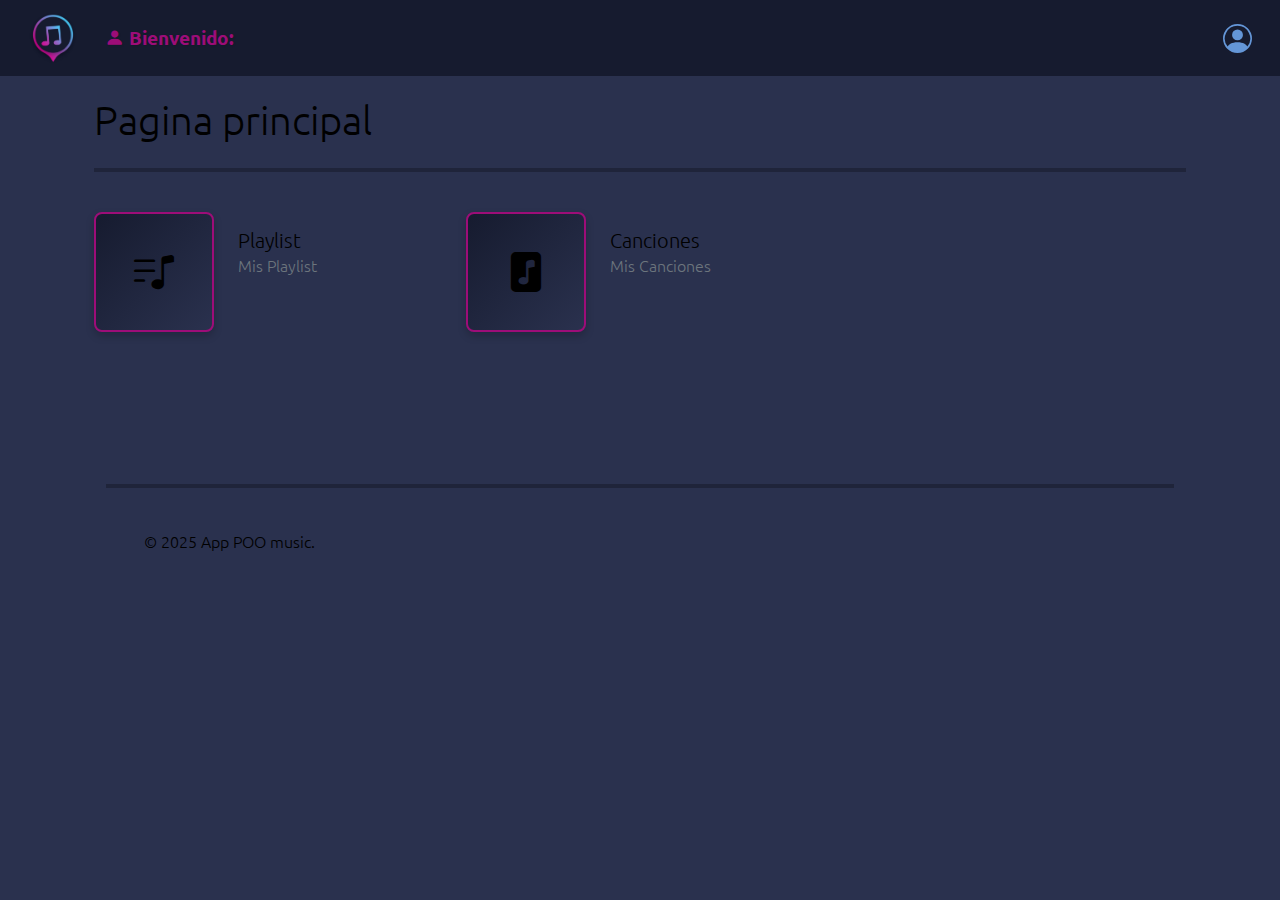
<file: target/classes/Front-end POO/index.html>
<!DOCTYPE html>
<html lang="en">
<head>
    <meta charset="UTF-8">
    <meta name="viewport" content="width=device-width, initial-scale=1.0">
    <title>Index</title>
  
    <link rel="preconnect" href="https://fonts.googleapis.com">
    <link rel="preconnect" href="https://fonts.gstatic.com" crossorigin>
    <link href="https://fonts.googleapis.com/css2?family=Ubuntu:wght@300;400;500;700&display=swap" rel="stylesheet">

    <link href="css/bootstrap.min.css" rel="stylesheet">
    <link href="css/custom.css" rel="stylesheet">
  <link rel="stylesheet" href="https://cdn.jsdelivr.net/npm/bootstrap-icons@1.11.3/font/bootstrap-icons.min.css">
  <link rel="stylesheet" href="CssApartado/navUsername.css">

<style>
  .dropdown-toggle::after {
    display: none; /* Esto oculta la flecha */
  }

  body {
    background-color: #2a314e; /* Cambia el color de fondo aquí */
  }

  .navbar .logo-container img {
    filter: none; /* Elimina cualquier filtro que afecte el color de la imagen */
  }




</style>
</head>
<body>
  
  
  <nav class="navbar navbar-expand-lg fixed-top" style="background-color: #161b2f;">
    <div class="container-fluid">
        <a class="navbar-brand logo-container" href="index.html">
            <img src="img/logo-1.jpg" height="50" class="logo">
        </a>
        <button class="navbar-toggler" type="button" data-bs-toggle="collapse" data-bs-target="#navbarSupportedContent" aria-controls="navbarSupportedContent" aria-expanded="false" aria-label="Toggle navigation">
            <span><i class="bi bi-list nav-icon" style="font-size: 1.8rem; color: #9d0d78;"></i></span>
        </button>

        <div class="collapse navbar-collapse" id="navbarSupportedContent">
            <ul class="navbar-nav ms-auto mb-2 mb-lg-0">
                <!-- Mensaje de bienvenida con clase personalizada -->
                <li class="nav-item wider-nav-item">
                  <span class="nav-link" style="color: #9d0d78; margin-right: 15px;">
                      <i class="bi bi-person-fill" style="margin-right: 5px;"></i>
                      Bienvenido: <span id="usernamePlaceholder"></span>
                  </span>
              </li>
            </ul>
            <!-- Contenedor para alinear el usuario a la derecha en móvil -->
            <div class="d-flex justify-content-end w-100">
                <div class="flex-shrink-0 dropdown">
                    <a href="#" class="link-body-emphasis text-decoration-none dropdown-toggle" data-bs-toggle="dropdown" aria-expanded="true" style="color: #9d0d78;">
                        <svg xmlns="http://www.w3.org/2000/svg" width="29" height="29" fill="#6496d7" class="bi bi-person-circle" viewBox="0 0 16 16">
                            <path d="M11 6a3 3 0 1 1-6 0 3 3 0 0 1 6 0"/>
                            <path fill-rule="evenodd" d="M0 8a8 8 0 1 1 16 0A8 8 0 0 1 0 8m8-7a7 7 0 0 0-5.468 11.37C3.242 11.226 4.805 10 8 10s4.757 1.225 5.468 2.37A7 7 0 0 0 8 1"/>
                        </svg>
                    </a>
                    <ul class="dropdown-menu text-small dropdown-menu-end">
                        <!-- <li><a class="dropdown-item" href="miCuenta.html" style="color: #9d0d78;">Mi Cuenta</a></li>
                        <li><hr class="dropdown-divider"></li> -->
                        <li><a class="dropdown-item" href="#" id="logoutBtn" style="color: #9d0d78;">Cerrar Sesión</a></li>
                    </ul>
                </div>
            </div>
        </div>
    </div>
</nav>


  
  <!-- +++++++++++++++++++++++++++++++++++++++ -->
  <div class="container px-4 py-5"  id="icon-grid">
    <h2 class="pb-2  display-6 mt-5" style="color: #000000;" >Pagina principal</h2>
    <hr style="border: 2px solid #000000;">

    <div class="row row-cols-1 row-cols-sm-2 row-cols-md-3 row-cols-lg-3 g-4 py-4">

     
       <a href="playlist.html" class="col d-flex" style="text-decoration: none; color: #161b2f ">
        <div class="d-inline-flex align-items-center justify-content-center text-light acceso fs-1 mb-3 rounded-3 icon-list" style="
        background: linear-gradient(135deg, #161b2f, #2a314e);
        border: 2px solid #9d0d78;
        box-shadow: 0 4px 8px rgba(0, 0, 0, 0.2);
        padding: 20px;
        border-radius: 15px;">
         <i class="bi bi-music-note-list" style="color: #000000;"></i>
     </div>
     
        <div>
          <h5 class="mt-3 mb-0" style="color: #000000;" >Playlist</h5>
          <p class="text-secondary">Mis Playlist</p>
        </div>
      </a>
      
      <a href="canciones.html" id="ocultar" class="col d-flex" style="text-decoration: none; color: #161b2f;">
        <div class="d-inline-flex align-items-center justify-content-center text-light acceso fs-1 mb-3 rounded-3 icon-list" style="
        background: linear-gradient(135deg, #161b2f, #2a314e);
        border: 2px solid #9d0d78;
        box-shadow: 0 4px 8px rgba(0, 0, 0, 0.2);
        padding: 20px;
        border-radius: 15px;">            
        <i class="bi bi-file-music-fill" style="color: #000000;"></i> <!-- Cambia el color aquí -->
        </div>
        <div>
            <h5 class="mt-3 mb-0" style="color: #000000;">Canciones</h5> <!-- Cambia el color aquí -->
            <p class="text-secondary">Mis Canciones</p> <!-- Cambia el color aquí -->
        </div>
      </a>
    
    </div>
  </div>
  <!-- ++++++++++++++++++++++++++++++++++++++++ Footer  -->

    <div class="container px-4 py-5">
   <div class="container">
    <hr style="border: 2px solid #000000;">
  <footer class="d-flex flex-wrap justify-content-between align-items-center py-3 my-4">
    <div class="col-md-4 d-flex align-items-center">
      <a href="/" class="mb-3 me-2 mb-md-0 text-body-secondary text-decoration-none lh-1">
        <svg class="bi" width="30" height="24"><use xlink:href="#bootstrap"></use></svg>
      </a>
      <span class="mb-3 mb-md-0 " style="color: black;">© 2025 App POO music.</span>
    </div>

    <ul class="nav col-md-4 justify-content-end list-unstyled d-flex">
      <li class="ms-3"><a class="text-body-secondary" href="#"><svg class="bi" width="24" height="24"><use xlink:href="#twitter"></use></svg></a></li>
      <li class="ms-3"><a class="text-body-secondary" href="#"><svg class="bi" width="24" height="24"><use xlink:href="#instagram"></use></svg></a></li>
      <li class="ms-3"><a class="text-body-secondary" href="#"><svg class="bi" width="24" height="24"><use xlink:href="#facebook"></use></svg></a></li>
    </ul>
  </footer>
</div>
  </div>

  <script src="Conexion-JS/navUsername.js"></script>
  
  <script src="Conexion-JS/logout.js"></script>

  
  <script src="https://code.jquery.com/jquery-3.5.1.slim.min.js"></script>
  <script src="https://cdn.jsdelivr.net/npm/@popperjs/core@2.5.4/dist/umd/popper.min.js"></script>
  <script src="https://stackpath.bootstrapcdn.com/bootstrap/4.5.2/js/bootstrap.min.js"></script>
  <script src="js/bootstrap.bundle.min.js" ></script>
  
  <script src="Conexion-JS/hideSongs.js"></script>
</body>
</html>
</file>
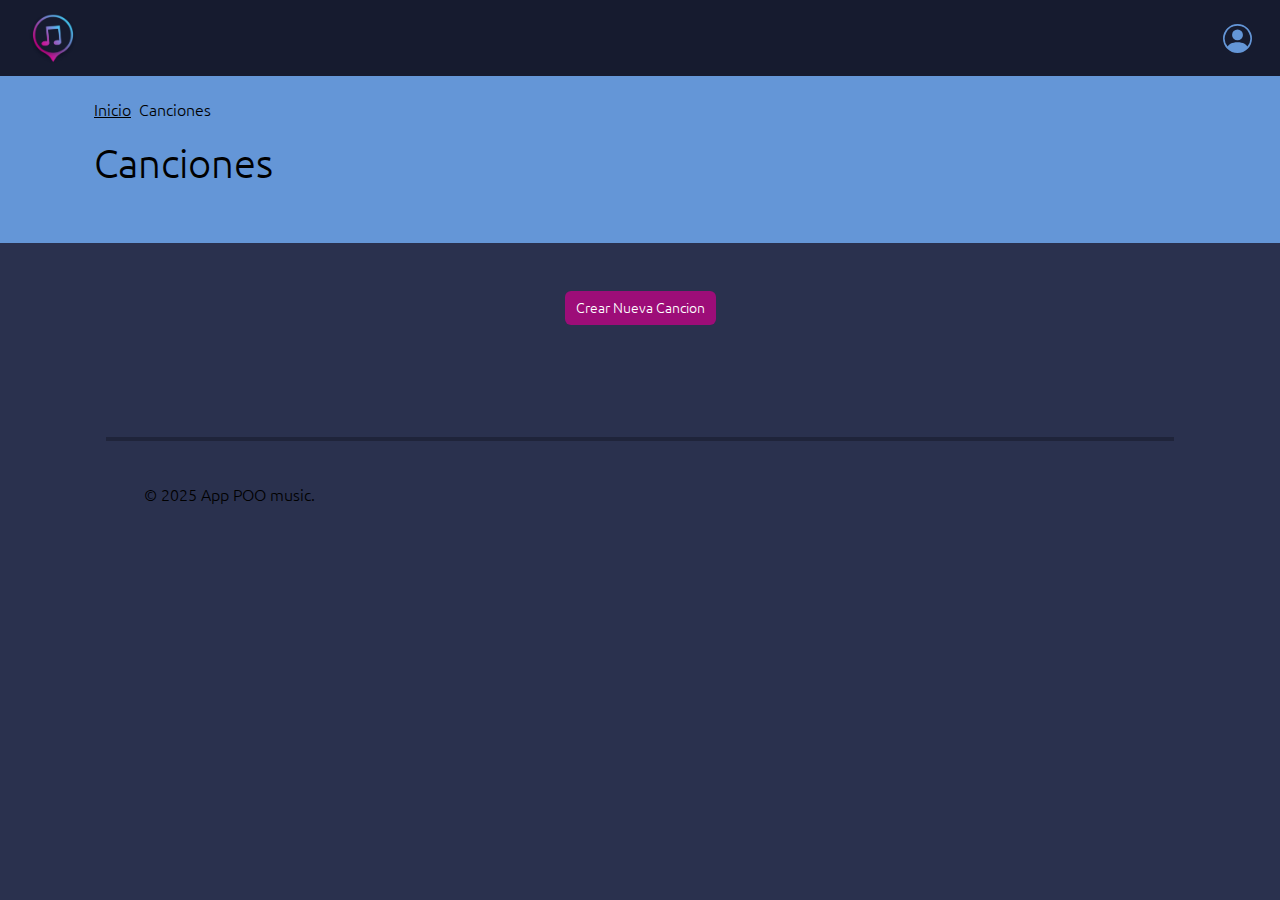
<file: target/classes/Front-end POO/canciones.html>
<!DOCTYPE html>
<html lang="en">
<head>
    <meta charset="UTF-8">
    <meta name="viewport" content="width=device-width, initial-scale=1.0">
    <title>Canciones</title>
  
    <link rel="preconnect" href="https://fonts.googleapis.com">
    <link rel="preconnect" href="https://fonts.gstatic.com" crossorigin>
    <link href="https://fonts.googleapis.com/css2?family=Ubuntu:wght@300;400;500;700&display=swap" rel="stylesheet">

    <link href="css/bootstrap.min.css" rel="stylesheet">
    <link href="css/custom.css" rel="stylesheet">
  <link rel="stylesheet" href="https://cdn.jsdelivr.net/npm/bootstrap-icons@1.11.3/font/bootstrap-icons.min.css">

  <style>
    .dropdown-toggle::after {
      display: none; /* Esto oculta la flecha */
    }
  
    body {
      background-color: #2a314e; /* Cambia el color de fondo aquí */
    }
  
    .navbar .logo-container img {
      filter: none; /* Elimina cualquier filtro que afecte el color de la imagen */
    }

    
    .playlist-container {
            background-color: #161b2f;
            padding: 15px;
            border-radius: 15px;
            margin-bottom: 20px;
            height: 100%;
        }

        .playlist-container h3 {
            color: #9d0d78;
            font-size: 1.25rem;
        }

        .playlist-container p {
            font-size: 0.9rem;
        }

        .playlist-container ul {
            list-style-type: none;
            padding: 0;
        }

        .playlist-container ul li {
            color: #ffffff;
            margin-bottom: 5px;
            font-size: 0.9rem;
        }

        .playlist-container ul li a {
            color: #9d0d78;
            text-decoration: none;
        }

        .playlist-container ul li a:hover {
            text-decoration: underline;
        }

        .btn-playlist {
            background-color: #9d0d78;
            color: #ffffff;
            font-size: 0.9rem;
            padding: 5px 10px;
            transition: background-color 0.3s ease; /* Suaviza la transición del color */
        }

        .btn-playlist:hover {
            background-color: #7a0a5f; /* Cambia este color al que prefieras */
            color: #ffffff; /* Mantén el color del texto blanco */
        }
  
  
  </style>
</head>
<body>
  
  
    <nav class="navbar navbar-expand-lg fixed-top" style="background-color: #161b2f;">
        <div class="container-fluid">
            <a class="navbar-brand logo-container" href="index.html">
                <img src="img/logo-1.jpg" height="50" class="logo">
            </a>
            <button class="navbar-toggler" type="button" data-bs-toggle="collapse" data-bs-target="#navbarSupportedContent" aria-controls="navbarSupportedContent" aria-expanded="false" aria-label="Toggle navigation">
                <span><i class="bi bi-list nav-icon" style="font-size: 1.8rem; color: #9d0d78;"></i></span>
            </button>
    
            <div class="collapse navbar-collapse" id="navbarSupportedContent">
                <ul class="navbar-nav ms-auto mb-2 mb-lg-0">   
                </ul>
                <!-- Contenedor para alinear el usuario a la derecha en móvil -->
                <div class="d-flex justify-content-end w-100">
                    <div class="flex-shrink-0 dropdown">
                        <a href="#" class="link-body-emphasis text-decoration-none dropdown-toggle" data-bs-toggle="dropdown" aria-expanded="true" style="color: #9d0d78;">
                            <svg xmlns="http://www.w3.org/2000/svg" width="29" height="29" fill="#6496d7" class="bi bi-person-circle" viewBox="0 0 16 16">
                                <path d="M11 6a3 3 0 1 1-6 0 3 3 0 0 1 6 0"/>
                                <path fill-rule="evenodd" d="M0 8a8 8 0 1 1 16 0A8 8 0 0 1 0 8m8-7a7 7 0 0 0-5.468 11.37C3.242 11.226 4.805 10 8 10s4.757 1.225 5.468 2.37A7 7 0 0 0 8 1"/>
                            </svg>
                        </a>
                        <ul class="dropdown-menu text-small dropdown-menu-end">
                            <!-- <li><a class="dropdown-item" href="miCuenta.html" style="color: #9d0d78;">Mi Cuenta</a></li>
                            <li><hr class="dropdown-divider"></li> -->
                            <li><a class="dropdown-item" href="#" id="logoutBtn" style="color: #9d0d78;">Cerrar Sesión</a></li>
                        </ul>
                    </div>
                </div>
            </div>
        </div>
    </nav>
  

<!-- Carousel -->
 
  <section class="mt-5" style="background-color: #6496d7;">
      <div class="container px-4 py-5">
           <nav style="--bs-breadcrumb-divider: '';" aria-label="breadcrumb">
              <ol class="breadcrumb">
                <li class="breadcrumb-item"><a href="index.html" style="color: black;">Inicio</a></li>
                <li class="breadcrumb-item active" aria-current="page" style="color: black;">Canciones</li>
              </ol>
          </nav>
      <h1 class="display-6 text-se" style="color: black;">Canciones</h1>
    </div>
  </section>
    
 <!-- +++++++++++++++++++++++++++++++++++++++ -->
 <div class="container px-4 py-5"  id="icon-grid">
  <div class="row row-cols-1 row-cols-sm-2 row-cols-md-3 row-cols-lg-4 g-4" id="songListContainer">
    <!-- Aquí se inyectarán las canciones dinámicamente -->
  </div>

   
   <div class="text-center mt-4">
     <a href="#" class="btn btn-playlist" data-bs-toggle="modal" data-bs-target="#addSongModal">Crear Nueva Cancion</a>
   </div>
   </div>
   
   <!-- ++++++++++++++++++++++++++++++++++++++++ modal agregar cancion  -->


<!-- Modal -->
<div class="modal fade" id="addSongModal" tabindex="-1" aria-labelledby="addSongModalLabel" aria-hidden="true">
  <div class="modal-dialog modal-dialog-centered"> <!-- Clase para centrar -->
    <div class="modal-content" style="background-color: #161b2f; color: white; border-radius: 15px;">
      <div class="modal-header">
        <h5 class="modal-title" id="addSongModalLabel">Agregar/Editar Canción a la playlist</h5>
        <button type="button" class="btn-close" data-bs-dismiss="modal" aria-label="Close" style="filter: invert(1);"></button>
      </div>
      <div class="modal-body">
          <div class="mb-3">
              <label for="songTitle" class="form-label">Título:</label>
              <input type="text" class="form-control" id="songTitle" placeholder="Ingrese el título de la canción" style="background-color: #2a314e; color: white !important; border: none;" required>
            </div>
            
        <div class="mb-3">
          <label for="songGenre" class="form-label">Género:</label>
          <select id="songGenre" class="form-select" style="background-color: #2a314e; color: white !important; border: none;">
            <option value="">Seleccione el género</option>
            <option value="ROCK">ROCK</option>
            <option value="TECHNO">TECHNO</option>
            <option value="JAZZ">JAZZ</option>
            <option value="FOLK">FOLK</option>
            <option value="CLASSICAL">CLASSICAL</option>
            <!-- Agrega más géneros según sea necesario -->
          </select>
        </div>
        <div class="mb-3">
          <label for="songDuration" class="form-label">Duración (minutos):</label>
          <input type="number" class="form-control" id="songDuration" placeholder="Ingrese la duración en minutos" style="background-color: #2a314e; color: white; border: none;" required>
        </div>
      </div>
      <div class="modal-footer">
        <button type="button" class="btn btn-secondary" data-bs-dismiss="modal">Cerrar</button>
        <button type="button" class="btn btn-playlist" id="saveSongButton">Guardar</button>
      </div>
    </div>
  </div>
</div>

  
  <!-- ++++++++++++++++++++++++++++++++++++++++ Footer  -->

    <div class="container px-4 py-5">
   <div class="container">
    <hr style="border: 2px solid #000000;">
  <footer class="d-flex flex-wrap justify-content-between align-items-center py-3 my-4">
    <div class="col-md-4 d-flex align-items-center">
      <a href="/" class="mb-3 me-2 mb-md-0 text-body-secondary text-decoration-none lh-1">
        <svg class="bi" width="30" height="24"><use xlink:href="#bootstrap"></use></svg>
      </a>
      <span class="mb-3 mb-md-0 " style="color: black;">© 2025 App POO music.</span>
    </div>

    <ul class="nav col-md-4 justify-content-end list-unstyled d-flex">
      <li class="ms-3"><a class="text-body-secondary" href="#"><svg class="bi" width="24" height="24"><use xlink:href="#twitter"></use></svg></a></li>
      <li class="ms-3"><a class="text-body-secondary" href="#"><svg class="bi" width="24" height="24"><use xlink:href="#instagram"></use></svg></a></li>
      <li class="ms-3"><a class="text-body-secondary" href="#"><svg class="bi" width="24" height="24"><use xlink:href="#facebook"></use></svg></a></li>
    </ul>
  </footer>
</div>
  </div>

<script src="Conexion-JS/songsCrud.js"></script>

<script src="Conexion-JS/logout.js"></script>
  
<script src="https://code.jquery.com/jquery-3.5.1.slim.min.js"></script>
<script src="https://cdn.jsdelivr.net/npm/@popperjs/core@2.5.4/dist/umd/popper.min.js"></script>
<script src="https://stackpath.bootstrapcdn.com/bootstrap/4.5.2/js/bootstrap.min.js"></script>
<script src="js/bootstrap.bundle.min.js" ></script>
</body>
</html>
</file>
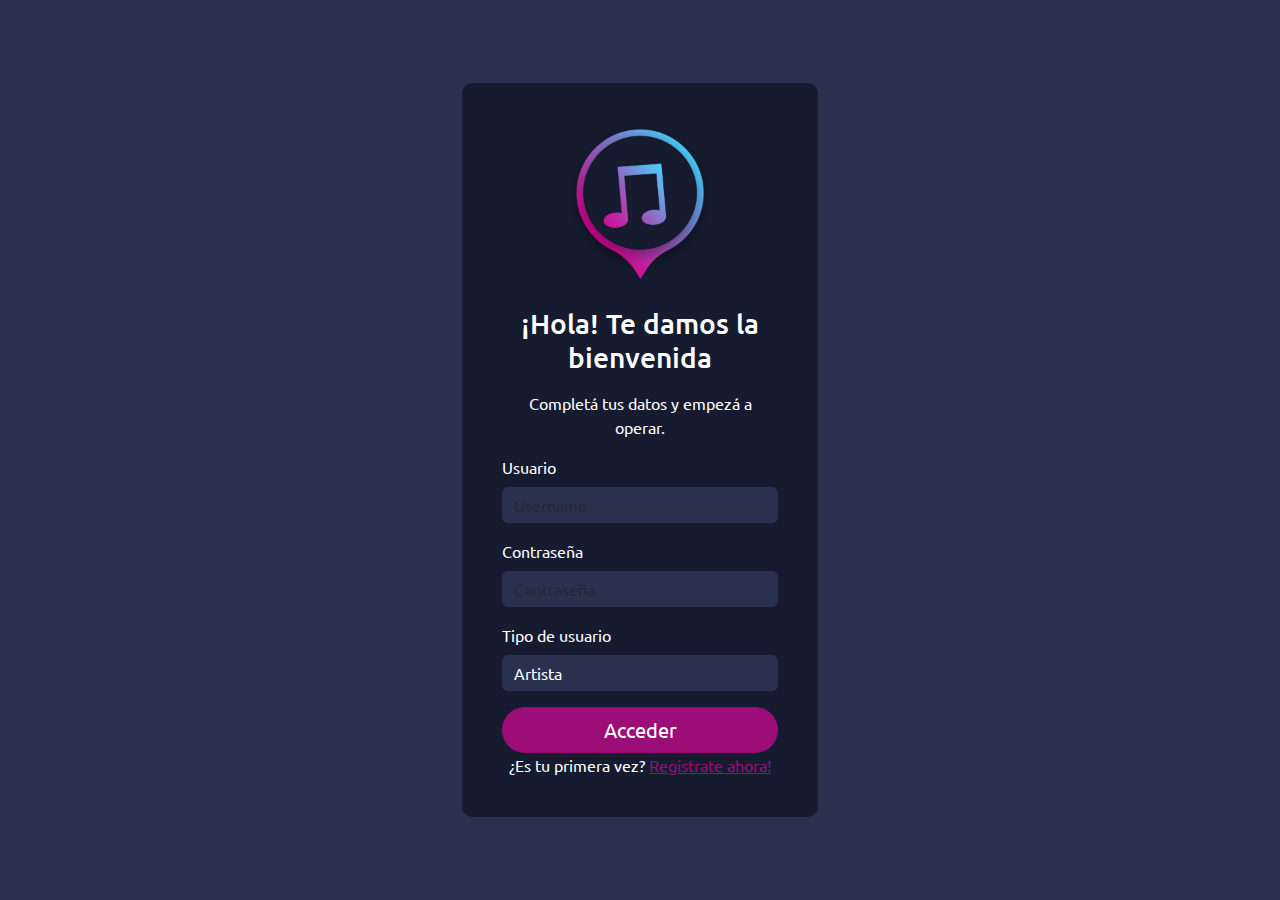
<file: target/classes/Front-end POO/login.html>
<!DOCTYPE html>
<html lang="en">
<head>
    <meta charset="UTF-8">
    <meta name="viewport" content="width=device-width, initial-scale=1.0">
    <title>Login</title>
    
    <link rel="preconnect" href="https://fonts.googleapis.com">
    <link rel="preconnect" href="https://fonts.gstatic.com" crossorigin>
    <link href="https://fonts.googleapis.com/css2?family=Ubuntu:wght@300;400;500;700&display=swap" rel="stylesheet">
    
    <link href="css/bootstrap.min.css" rel="stylesheet">
    <link rel="stylesheet" href="https://cdn.jsdelivr.net/npm/bootstrap-icons@1.11.3/font/bootstrap-icons.min.css">
    
    <style>
        body {
            background-color: #2a314e;
            font-family: 'Ubuntu', sans-serif;
            color: white;
        }
        .login-box {
            background: #161b2f;
            padding: 40px;
            border-radius: 10px;
            width: 100%;
            max-width: 400px;
            text-align: center;
        }
        .form-control {
            background: #2a314e;
            border: none;
            color: white;
        }
        .form-control:focus {
            background: #333;
            color: white;
            box-shadow: none;
        }
        .btn-custom {
            background: #9d0d78;
            color: white;
            border: none;
        }
        .btn-custom:hover {
            background: #9d0d78;
        }
        .forgot-link {
            color: gray;
            text-decoration: none;
        }
        .forgot-link:hover {
            color: white;
        }
    </style>
</head>
<body class="d-flex justify-content-center align-items-center vh-100">
    <div class="container">
        <div class="row justify-content-center">
            <div class="col-md-4">
                <div class="login-box">
                    <img class="mb-4" src="img/logo-1.jpg" alt="Logo" width="160">
                    <h1 class="h3 mb-3">¡Hola! Te damos la bienvenida</h1>
                    <p>Completá tus datos y empezá a operar.</p>
                    <form>
                        <div class="mb-3 d-flex flex-column align-items-start">
                          <label for="username" class="form-label text-start">Usuario</label>
                          <input type="text" class="form-control" id="username" placeholder="Username" required>
                        </div>
                        <div class="mb-3 d-flex flex-column align-items-start">
                          <label for="password" class="form-label text-start">Contraseña</label>
                          <input type="password" class="form-control" id="password" placeholder="Contraseña" required>
                        </div>
                        <div class="mb-3 d-flex flex-column align-items-start">
                          <label for="userType" class="form-label text-start">Tipo de usuario</label>
                          <select id="userType" class="form-control" required>
                              <option value="artist">Artista</option>
                              <option value="enthusiast">Entusiasta</option>
                          </select>
                        </div>
                        <button class="btn btn-lg btn-custom w-100 py-2 rounded-pill" type="submit">Acceder</button>
                        <!-- <a href="#" class="forgot-link d-block my-3">Olvidé mi contraseña</a> -->
                        <div>¿Es tu primera vez? <a href="registro.html" class="text" style="color: #9d0d78;">Registrate ahora!</a></div>
                    </form>
                </div>
            </div>
        </div>
    </div>

    <script src="Conexion-JS/login.js"></script>
</body>
</html>
</file>
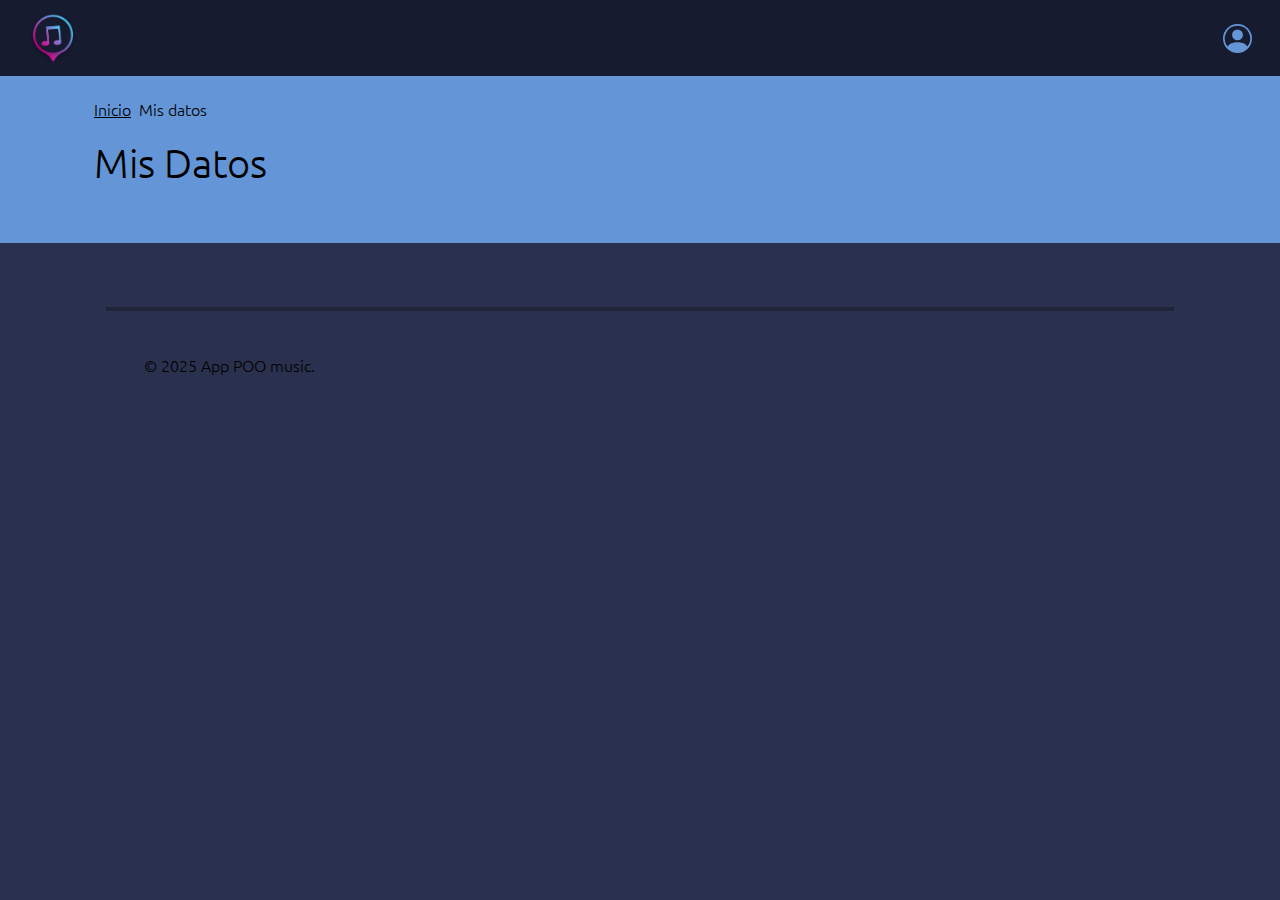
<file: target/classes/Front-end POO/miCuenta.html>
<!DOCTYPE html>
<html lang="en">
<head>
    <meta charset="UTF-8">
    <meta name="viewport" content="width=device-width, initial-scale=1.0">
    <title>Mi cuenta</title>
  
    <link rel="preconnect" href="https://fonts.googleapis.com">
    <link rel="preconnect" href="https://fonts.gstatic.com" crossorigin>
    <link href="https://fonts.googleapis.com/css2?family=Ubuntu:wght@300;400;500;700&display=swap" rel="stylesheet">

    <link href="css/bootstrap.min.css" rel="stylesheet">
    <link href="css/custom.css" rel="stylesheet">
  <link rel="stylesheet" href="https://cdn.jsdelivr.net/npm/bootstrap-icons@1.11.3/font/bootstrap-icons.min.css">

  <style>
    .dropdown-toggle::after {
      display: none; /* Esto oculta la flecha */
    }
  
    body {
      background-color: #2a314e; /* Cambia el color de fondo aquí */
    }
  
    .navbar .logo-container img {
      filter: none; /* Elimina cualquier filtro que afecte el color de la imagen */
    }
  
  
  
  
  </style>
</head>
<body>
  
  
    <nav class="navbar navbar-expand-lg fixed-top" style="background-color: #161b2f;">
        <div class="container-fluid">
            <a class="navbar-brand logo-container" href="index.html">
                <img src="img/logo-1.jpg" height="50" class="logo">
            </a>
            <button class="navbar-toggler" type="button" data-bs-toggle="collapse" data-bs-target="#navbarSupportedContent" aria-controls="navbarSupportedContent" aria-expanded="false" aria-label="Toggle navigation">
                <span><i class="bi bi-list nav-icon" style="font-size: 1.8rem; color: #9d0d78;"></i></span>
            </button>
    
            <div class="collapse navbar-collapse" id="navbarSupportedContent">
                <ul class="navbar-nav ms-auto mb-2 mb-lg-0">   
                </ul>
                <!-- Contenedor para alinear el usuario a la derecha en móvil -->
                <div class="d-flex justify-content-end w-100">
                    <div class="flex-shrink-0 dropdown">
                        <a href="#" class="link-body-emphasis text-decoration-none dropdown-toggle" data-bs-toggle="dropdown" aria-expanded="true" style="color: #9d0d78;">
                            <svg xmlns="http://www.w3.org/2000/svg" width="29" height="29" fill="#6496d7" class="bi bi-person-circle" viewBox="0 0 16 16">
                                <path d="M11 6a3 3 0 1 1-6 0 3 3 0 0 1 6 0"/>
                                <path fill-rule="evenodd" d="M0 8a8 8 0 1 1 16 0A8 8 0 0 1 0 8m8-7a7 7 0 0 0-5.468 11.37C3.242 11.226 4.805 10 8 10s4.757 1.225 5.468 2.37A7 7 0 0 0 8 1"/>
                            </svg>
                        </a>
                        <ul class="dropdown-menu text-small dropdown-menu-end">
                            <!-- <li><a class="dropdown-item" href="miCuenta.html" style="color: #9d0d78;">Mi Cuenta</a></li>
                            <li><hr class="dropdown-divider"></li> -->
                            <li><a class="dropdown-item" href="#" id="logoutBtn" style="color: #9d0d78;">Cerrar Sesión</a></li>
                        </ul>
                    </div>
                </div>
            </div>
        </div>
    </nav>
  

<!-- Carousel -->
 
  <section class="mt-5" style="background-color: #6496d7;">
      <div class="container px-4 py-5">
           <nav style="--bs-breadcrumb-divider: '';" aria-label="breadcrumb">
              <ol class="breadcrumb">
                <li class="breadcrumb-item"><a href="index.html" style="color: black;">Inicio</a></li>
                <li class="breadcrumb-item active" aria-current="page" style="color: black;">Mis datos</li>
              </ol>
          </nav>
      <h1 class="display-6 text-se" style="color: black;">Mis Datos</h1>
    </div>
  </section>
    
 <!-- +++++++++++++++++++++++++++++++++++++++ -->
  
  
  
  
  
  
  
  <!-- ++++++++++++++++++++++++++++++++++++++++ Footer  -->

    <div class="container px-4 py-5">
   <div class="container">
    <hr style="border: 2px solid #000000;">
  <footer class="d-flex flex-wrap justify-content-between align-items-center py-3 my-4">
    <div class="col-md-4 d-flex align-items-center">
      <a href="/" class="mb-3 me-2 mb-md-0 text-body-secondary text-decoration-none lh-1">
        <svg class="bi" width="30" height="24"><use xlink:href="#bootstrap"></use></svg>
      </a>
      <span class="mb-3 mb-md-0 " style="color: black;">© 2025 App POO music.</span>
    </div>

    <ul class="nav col-md-4 justify-content-end list-unstyled d-flex">
      <li class="ms-3"><a class="text-body-secondary" href="#"><svg class="bi" width="24" height="24"><use xlink:href="#twitter"></use></svg></a></li>
      <li class="ms-3"><a class="text-body-secondary" href="#"><svg class="bi" width="24" height="24"><use xlink:href="#instagram"></use></svg></a></li>
      <li class="ms-3"><a class="text-body-secondary" href="#"><svg class="bi" width="24" height="24"><use xlink:href="#facebook"></use></svg></a></li>
    </ul>
  </footer>
</div>
  </div>


<script src="Conexion-JS/logout.js"></script>
  
<script src="https://code.jquery.com/jquery-3.5.1.slim.min.js"></script>
<script src="https://cdn.jsdelivr.net/npm/@popperjs/core@2.5.4/dist/umd/popper.min.js"></script>
<script src="https://stackpath.bootstrapcdn.com/bootstrap/4.5.2/js/bootstrap.min.js"></script>
<script src="js/bootstrap.bundle.min.js" ></script>
</body>
</html>
</file>
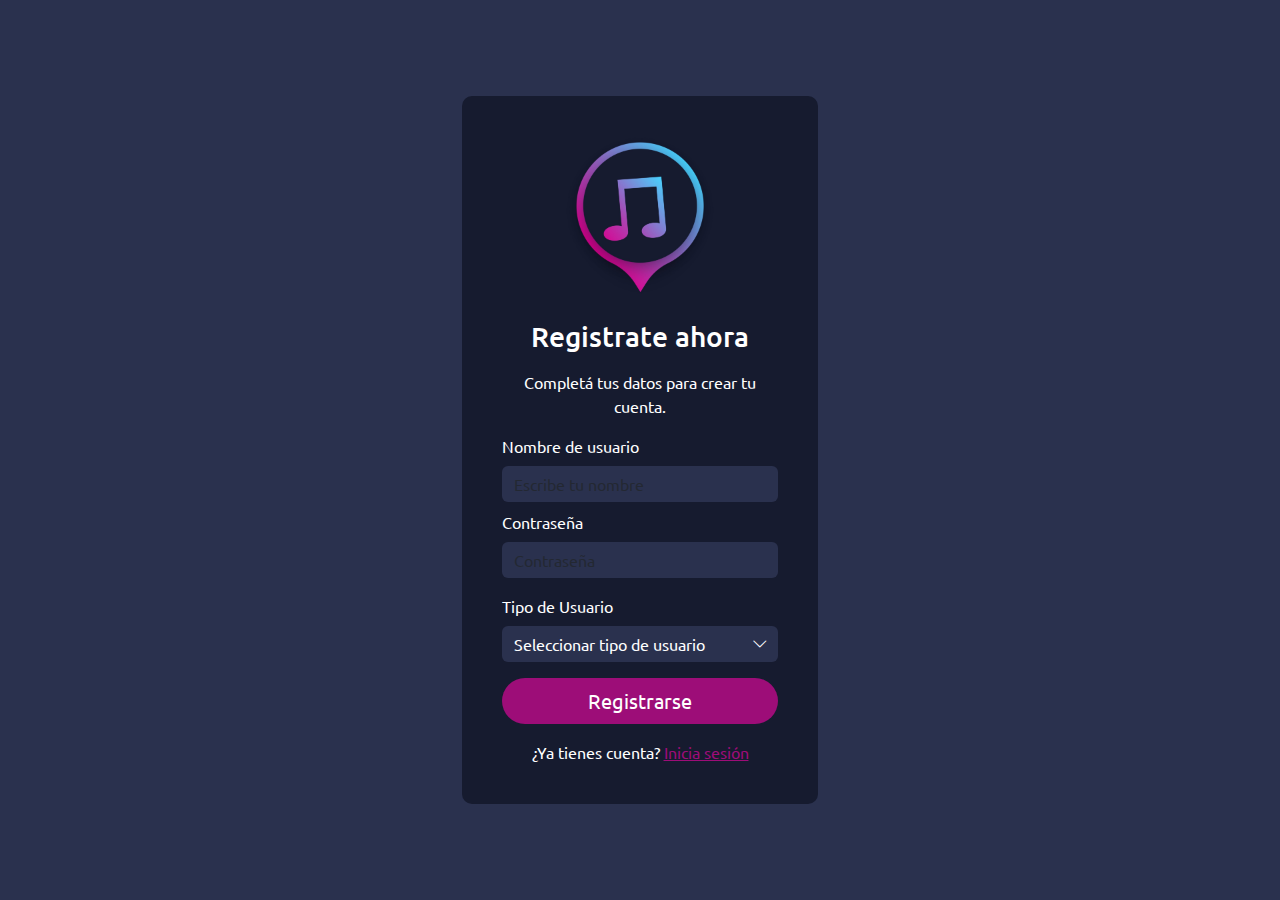
<file: target/classes/Front-end POO/registro.html>
<!DOCTYPE html>
<html lang="en">
<head>
    <meta charset="UTF-8">
    <meta name="viewport" content="width=device-width, initial-scale=1.0">
    <title>Registro</title>
    
    <link rel="preconnect" href="https://fonts.googleapis.com">
    <link rel="preconnect" href="https://fonts.gstatic.com" crossorigin>
    <link href="https://fonts.googleapis.com/css2?family=Ubuntu:wght@300;400;500;700&display=swap" rel="stylesheet">
    
    <link href="css/bootstrap.min.css" rel="stylesheet">
    <link rel="stylesheet" href="https://cdn.jsdelivr.net/npm/bootstrap-icons@1.11.3/font/bootstrap-icons.min.css">
    
    <style>
        body {
            background-color: #2a314e;
            font-family: 'Ubuntu', sans-serif;
            color: white;
        }
        .register-box {
            background: #161b2f;
            padding: 40px;
            border-radius: 10px;
            width: 100%;
            max-width: 400px;
            text-align: center;
        }
        .form-control {
            background: #2a314e;
            border: none;
            color: white;
        }
        .form-control:focus {
            background: #333;
            color: white;
            box-shadow: none;
        }
        .btn-custom {
            background: #9d0d78;
            color: white;
            border: none;
        }
        .btn-custom:hover {
            background: #9d0d78;
        }
        .login-link {
            color: gray;
            text-decoration: none;
        }
        .login-link:hover {
            color: white;
        }
    </style>
</head>
<body class="d-flex justify-content-center align-items-center vh-100">
    <div class="container">
        <div class="row justify-content-center">
            <div class="col-md-4">
                <div class="register-box">
                    <img class="mb-4" src="img/logo-1.jpg" alt="Logo" width="160">
                    <h1 class="h3 mb-3">Registrate ahora</h1>
                    <p>Completá tus datos para crear tu cuenta.</p>
                    <form>
                        <div class="mb-2 d-flex flex-column align-items-start">
                            <label for="fullName" class="form-label text-start">Nombre de usuario</label>
                            <input type="text" class="form-control" id="fullName" placeholder="Escribe tu nombre">
                        </div>
                        <div class="mb-3 d-flex flex-column align-items-start">
                            <label for="password" class="form-label text-start" >Contraseña</label>
                            <input type="password" class="form-control" id="password" placeholder="Contraseña">
                        </div>
                        <div class="mb-3 d-flex flex-column align-items-start">
                            <label for="userType" class="form-label text-start">Tipo de Usuario</label>
                            <div style="position: relative; width: 100%;">
                                <select class="form-select" id="userType" style="background: #2a314e; color: white; border: none;">
                                    <option value="" disabled selected>Seleccionar tipo de usuario</option>
                                    <option  value="artista" style="color: white;" >Artista</option>
                                    <option  value="entusiasta" style="color: white;" >Entusiasta</option>
                                </select>
                                <i class="bi bi-chevron-down" style="position: absolute; right: 10px; top: 50%; transform: translateY(-50%); color: white;"></i>
                            </div>
                        </div>
                        
                        <button class="btn btn-lg btn-custom w-100 py-2 rounded-pill" type="submit">Registrarse</button>
                        <div class="mt-3">¿Ya tienes cuenta? <a href="login.html" class="text" style="color: #9d0d78;">Inicia sesión</a></div>
                    </form>                
                </div>
            </div>
        </div>
    </div>

    <script src="Conexion-JS/register.js"></script>

</body>
</html>
</file>
<file: target/classes/Front-end POO/css/custom.css>
body {
    font-family: 'ubuntu', sans-serif !important;
}

.h1, .h2, .h3, .h4, .h5, .h6, h1, h2, h3, h4, h5, h6 {
    margin-top: 0;
    margin-bottom: .5rem;
    font-weight: 300;
    line-height: 1.2;
}

:root, [data-bs-theme=light] {
    --bs-primary: #62B22F;
    --bs-secondary: #6c757d;
    --bs-success: #62B22F;
    --bs-info: #0dcaf0;
    --bs-warning: #ffc107;
    --bs-danger: #2e3b2d;
    --bs-light: #f8f9fa;
    --bs-dark: #212529;
    --bs-primary-rgb: 18, 85, 173;
    --bs-secondary-rgb: 108, 117, 125;
    --bs-success-rgb: 98, 178, 47;
    --bs-info-rgb: 13, 202, 240;
    --bs-warning-rgb: 255, 193, 7;
    --bs-danger-rgb: 220, 53, 69;
    --bs-light-rgb: 248, 249, 250;
    --bs-dark-rgb: 18, 85, 173;
    --bs-primary-text-emphasis: #052c65;
    --bs-secondary-text-emphasis: #2b2f32;
    --bs-success-text-emphasis: #0a3622;
    --bs-info-text-emphasis: #055160;
    --bs-warning-text-emphasis: #664d03;
    --bs-danger-text-emphasis: #58151c;
    --bs-light-text-emphasis: #495057;
    --bs-dark-text-emphasis: #495057;
    --bs-primary-bg-subtle: #cfe2ff;
    --bs-secondary-bg-subtle: #e2e3e5;
    --bs-success-bg-subtle: #d1e7dd;
    --bs-info-bg-subtle: #cff4fc;
    --bs-warning-bg-subtle: #fff3cd;
    --bs-danger-bg-subtle: #f8d7da;
    --bs-light-bg-subtle: #fcfcfd;
    --bs-dark-bg-subtle: #ced4da;
    --bs-primary-border-subtle: #9ec5fe;
    --bs-secondary-border-subtle: #c4c8cb;
    --bs-success-border-subtle: #a3cfbb;
    --bs-info-border-subtle: #9eeaf9;
    --bs-warning-border-subtle: #ffe69c;
    --bs-danger-border-subtle: #f1aeb5;
    --bs-light-border-subtle: #e9ecef;
    --bs-dark-border-subtle: #adb5bd;
    --bs-white-rgb: 255, 255, 255;
    --bs-black-rgb: 0, 0, 0;
    --bs-font-sans-serif: system-ui, -apple-system, "Segoe UI", Roboto, "Helvetica Neue", "Noto Sans", "Liberation Sans", Arial, sans-serif, "Apple Color Emoji", "Segoe UI Emoji", "Segoe UI Symbol", "Noto Color Emoji";
    --bs-font-monospace: SFMono-Regular, Menlo, Monaco, Consolas, "Liberation Mono", "Courier New", monospace;
    --bs-gradient: linear-gradient(180deg, rgba(255, 255, 255, 0.15), rgba(255, 255, 255, 0));
    --bs-body-font-family: var(--bs-font-sans-serif);
    --bs-body-font-size: 1rem;
    --bs-body-font-weight: 300;
    --bs-body-line-height: 1.7;
    --bs-body-color: #2E3741;
    --bs-body-color-rgb: 33, 37, 41;
    --bs-body-bg: #fff;
    --bs-body-bg-rgb: 255, 255, 255;
    --bs-emphasis-color: #fff;
    --bs-emphasis-color-rgb: 255, 255, 255;
    --bs-secondary-color: rgba(33, 37, 41, 0.75);
    --bs-secondary-color-rgb: 33, 37, 41;
    --bs-secondary-bg: #e9ecef;
    --bs-secondary-bg-rgb: 233, 236, 239;
    --bs-tertiary-color: rgba(33, 37, 41, 0.5);
    --bs-tertiary-color-rgb: 33, 37, 41;
    --bs-tertiary-bg: #F1F5F9;
    --bs-tertiary-bg-rgb: 241, 245, 249;
    --bs-heading-color: inherit;
    --bs-link-color: #4C8A24;
    --bs-link-color-rgb: 76, 138, 36;
    --bs-link-decoration: underline;
    --bs-link-hover-color: #62B22F;
    --bs-link-hover-color-rgb: 98, 178, 47;
    --bs-code-color: #d63384;
    --bs-highlight-color: #212529;
    --bs-highlight-bg: #fff3cd;
    --bs-border-width: 1px;
    --bs-border-style: solid;
    --bs-border-color: #dee2e6;
    --bs-border-color-translucent: rgba(0, 0, 0, 0.175);
    --bs-border-radius: 0.375rem;
    --bs-border-radius-sm: 0.25rem;
    --bs-border-radius-lg: 0.5rem;
    --bs-border-radius-xl: 1rem;
    --bs-border-radius-xxl: 2rem;
    --bs-border-radius-2xl: var(--bs-border-radius-xxl);
    --bs-border-radius-pill: 50rem;
    --bs-box-shadow: 0 0.5rem 1rem rgba(0, 0, 0, 0.15);
    --bs-box-shadow-sm: 0 0.125rem 0.25rem rgba(0, 0, 0, 0.075);
    --bs-box-shadow-lg: 0 1rem 3rem rgba(0, 0, 0, 0.175);
    --bs-box-shadow-inset: inset 0 1px 2px rgba(0, 0, 0, 0.075);
    --bs-focus-ring-width: 0.25rem;
    --bs-focus-ring-opacity: 0.25;
    --bs-focus-ring-color: rgba(13, 110, 253, 0.25);
    --bs-form-valid-color: #198754;
    --bs-form-valid-border-color: #62b22f;
    --bs-form-invalid-color: #dc3545;
    --bs-form-invalid-border-color: #ff9a95;
}

.logo-container {
    display: inline-block;
    overflow: hidden; /* Evita cualquier desbordamiento visual */
}

.logo {
    filter: grayscale(100%) brightness(2); /* Estado inicial: blanco */
    opacity: 1; /* Asegura visibilidad */
    transition: filter 0.8s ease, opacity 0.5s ease; /* Suaviza las transiciones */
}

.logo-container:hover .logo {
    filter: grayscale(0%) brightness(1); /* Recupera los colores originales */
    opacity: 1; /* Se asegura de que no haya cambios de visibilidad */
}

.navbar {
    --bs-navbar-padding-x: 1rem;
    --bs-navbar-padding-y: 0.5rem;
    --bs-navbar-color: rgba(var(--bs-emphasis-color-rgb), 0.8);
    --bs-navbar-hover-color: rgba(var(--bs-emphasis-color-rgb), 1);
    --bs-navbar-disabled-color: rgba(var(--bs-emphasis-color-rgb), 0.3);
    --bs-navbar-active-color: rgba(var(--bs-emphasis-color-rgb), 0.9);
    --bs-navbar-brand-padding-y: 0.3125rem;
    --bs-navbar-brand-margin-end: 1rem;
    --bs-navbar-brand-font-size: 1.25rem;
    --bs-navbar-brand-color: rgba(var(--bs-emphasis-color-rgb), 1);
    --bs-navbar-brand-hover-color: rgba(var(--bs-emphasis-color-rgb), 1);
    --bs-navbar-nav-link-padding-x: 0.7rem;

}
.dropdown-menu {
    --bs-dropdown-zindex: 1000;
    --bs-dropdown-min-width: 10rem;
    --bs-dropdown-padding-x: 0;
    --bs-dropdown-padding-y: 0.5rem;
    --bs-dropdown-spacer: 0.125rem;
    --bs-dropdown-font-size: 0.95rem;
    --bs-dropdown-color: var(--bs-body-color);
    --bs-dropdown-bg: var(--bs-body-bg);
    --bs-dropdown-border-color: var(--bs-border-color-translucent);
    --bs-dropdown-border-radius: var(--bs-border-radius);
    --bs-dropdown-border-width: var(--bs-border-width);
    --bs-dropdown-inner-border-radius: calc(var(--bs-border-radius) - var(--bs-border-width));
    --bs-dropdown-divider-bg: var(--bs-border-color-translucent);
    --bs-dropdown-divider-margin-y: 0.5rem;
    --bs-dropdown-box-shadow: var(--bs-box-shadow);
    --bs-dropdown-link-color: var(--bs-body-color);
    --bs-dropdown-link-hover-color: #4C8A24;
    --bs-dropdown-link-hover-bg: #fff;
    --bs-dropdown-link-active-color: #4C8A24;
    --bs-dropdown-link-active-bg: #fff;
    --bs-dropdown-link-disabled-color: var(--bs-tertiary-color);
    --bs-dropdown-item-padding-x: 1rem;
    --bs-dropdown-item-padding-y: 0.25rem;
    --bs-dropdown-header-color: #6c757d;
    --bs-dropdown-header-padding-x: 1rem;
    --bs-dropdown-header-padding-y: 0.5rem;
}
.nav-link {
    font-size: 1rem;
}
.dropdown-item {
    font-weight: 300;
}

.notif:hover {
    opacity: 0.9;
}
.nav-icon {
    font-size: 1.4rem;
    filter: grayscale(100%) brightness(2); /* Estado inicial: blanco */
    opacity: 0.8; /* Asegura visibilidad */
}
.nav-icon:hover {
    opacity: 1; /* Asegura visibilidad */
}

.offcanvas, .offcanvas-lg, .offcanvas-md, .offcanvas-sm, .offcanvas-xl, .offcanvas-xxl {
    --bs-offcanvas-width: 360px;
    --bs-offcanvas-padding-x: 2rem;
    --bs-offcanvas-color: var(--bs-body-color);
    --bs-offcanvas-bg: var(--bs-body-bg);
    --bs-offcanvas-border-width: var(--bs-border-width);
    --bs-offcanvas-border-color: var(--bs-border-color-translucent);
    --bs-offcanvas-box-shadow: var(--bs-box-shadow-sm);
    --bs-offcanvas-transition: transform 0.5s ease-in-out;
    --bs-offcanvas-title-line-height: 1.5;
    }

.btn {
    --bs-btn-padding-x: 1.5rem;
    font-weight: 300;
}

.btn-primary {
    --bs-btn-color: #fff;
    --bs-btn-bg: #62b22f;
    --bs-btn-border-color: |;
    --bs-btn-hover-color: #fff;
    --bs-btn-hover-bg: #6cc635;
    --bs-btn-hover-border-color: #6cc635;
    --bs-btn-focus-shadow-rgb: 49, 132, 253;
    --bs-btn-active-color: #fff;
    --bs-btn-active-bg: #6cc635;
    --bs-btn-active-border-color: #6cc635;
    --bs-btn-active-shadow: inset 0 3px 5px rgba(0, 0, 0, 0.125);
    --bs-btn-disabled-color: #fff;
    --bs-btn-disabled-bg: #62b22f;
    --bs-btn-disabled-border-color: #62B230;
}
.btn-icon {
    margin-left: 8px;
}

.form-select, .form-control  {
    line-height: 2;
    font-weight: 300;
}

.form-check-input:checked {
    background-color: #62B22F;
    border-color: #62B22F;
}
.list-group-item-action:focus, .list-group-item-action:hover {
    z-index: 1;
    color: inherit
}
.table>:not(caption)>*>* {
    padding: .5rem .5rem;
    color: var(--bs-table-color-state, var(--bs-table-color-type, #2E3741));
}
.navbar-toggler {
    border: none;
}
.button:focus:not(:focus-visible) {
    box-shadow: none;
}

.icon-list {
    width: 3em;
    height: 3em;
    margin-right: 0.6em
}
.acceso {
    background-color: #62B22F;
    transition: background-color 0.5s; /* La transición debe estar aquí */
}

.acceso:hover {
    background-color: #7ad043;
}
</file>
<file: target/classes/Front-end POO/CssApartado/navUsername.css>
.wider-nav-item {
    min-width: 200px;
    max-width: 300px;
    white-space: nowrap;
    overflow: hidden;
    text-overflow: ellipsis;
}

.wider-nav-item .nav-link {
    font-size: 1.2rem;
    font-weight: 600;
    display: flex;
    align-items: center;
    text-shadow: 1px 1px 2px rgba(0, 0, 0, 0.1);
}

#usernamePlaceholder {
    color: #6496d7;
    font-weight: 700;
}

#usernamePlaceholder {
    /* ... (tus estilos anteriores) ... */
    margin-left: 5px; /* Agrega un margen izquierdo */
}
</file>
